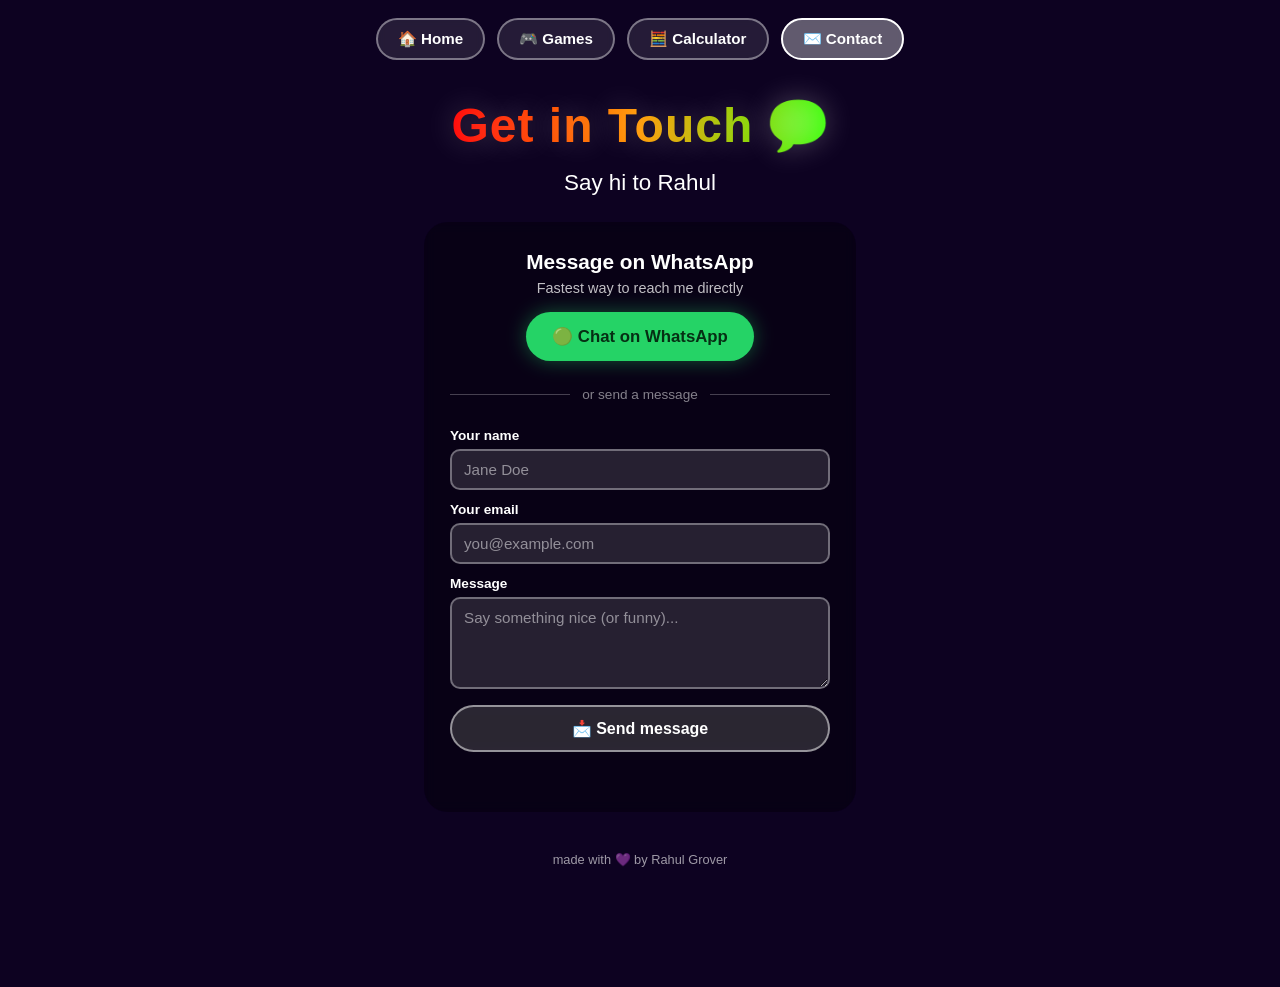
<file: contact.html>
<!DOCTYPE html>
<html lang="en">
<head>
<meta charset="UTF-8">
<title>Rahul Grover — Contact</title>
<link rel="stylesheet" href="style.css">
<style>
  .contact-card {
    background: rgba(0,0,0,0.35);
    border-radius: 24px;
    padding: 28px 26px;
    backdrop-filter: blur(6px);
    width: 380px;
    max-width: 90vw;
    text-align: center;
  }

  .contact-card h2 {
    color: #fff;
    font-size: 1.3rem;
    margin: 0 0 6px;
  }

  .contact-card p.small {
    color: rgba(255,255,255,0.75);
    font-size: 0.9rem;
    margin: 0 0 16px;
  }

  .whatsapp-btn {
    display: inline-flex;
    align-items: center;
    gap: 10px;
    background: #25D366;
    color: #062f14;
    font-weight: 800;
    font-size: 1.05rem;
    padding: 14px 26px;
    border-radius: 40px;
    text-decoration: none;
    transition: transform 0.15s ease, box-shadow 0.2s ease;
    box-shadow: 0 0 20px rgba(37,211,102,0.4);
  }

  .whatsapp-btn:hover {
    transform: translateY(-3px) scale(1.05);
    box-shadow: 0 0 30px rgba(37,211,102,0.7);
  }

  .divider {
    display: flex;
    align-items: center;
    gap: 12px;
    color: rgba(255,255,255,0.5);
    font-size: 0.85rem;
    margin: 26px 0;
  }

  .divider::before, .divider::after {
    content: '';
    flex: 1;
    height: 1px;
    background: rgba(255,255,255,0.25);
  }

  .contact-form {
    display: flex;
    flex-direction: column;
    gap: 12px;
    text-align: left;
  }

  .contact-form label {
    color: #fff;
    font-size: 0.85rem;
    font-weight: 600;
    margin-bottom: -6px;
  }

  .contact-form input,
  .contact-form textarea {
    background: rgba(255,255,255,0.12);
    border: 2px solid rgba(255,255,255,0.35);
    border-radius: 10px;
    color: #fff;
    padding: 10px 12px;
    font-size: 0.95rem;
    font-family: inherit;
    resize: vertical;
  }

  .contact-form input::placeholder,
  .contact-form textarea::placeholder {
    color: rgba(255,255,255,0.5);
  }

  .contact-form button {
    margin-top: 4px;
  }

  #form-msg {
    margin-top: 12px;
    font-size: 0.9rem;
    color: #fff;
    min-height: 20px;
  }
</style>
</head>
<body>

<div class="bg"></div>
<div class="stars" id="stars"></div>

<nav class="navbar">
  <a href="index.html">🏠 Home</a>
  <a href="games.html">🎮 Games</a>
  <a href="calculator.html">🧮 Calculator</a>
  <a href="contact.html" class="active">✉️ Contact</a>
</nav>

<div class="container">
  <h1 style="font-size: clamp(1.6rem, 5vw, 3rem);">Get in Touch 💬</h1>
  <div class="subtitle">Say hi to Rahul</div>

  <div class="contact-card" style="margin-top: 26px;">
    <h2>Message on WhatsApp</h2>
    <p class="small">Fastest way to reach me directly</p>
    <a class="whatsapp-btn" href="https://wa.me/919996510947?text=Hi%20Rahul%2C%20I%20found%20your%20website%20and%20wanted%20to%20say%20hi!" target="_blank" rel="noopener">
      🟢 Chat on WhatsApp
    </a>

    <div class="divider">or send a message</div>

    <form class="contact-form" id="contactForm" action="https://formspree.io/f/YOUR_FORM_ID" method="POST">
      <label for="name">Your name</label>
      <input type="text" id="name" name="name" placeholder="Jane Doe" required>

      <label for="email">Your email</label>
      <input type="email" id="email" name="email" placeholder="you@example.com" required>

      <label for="message">Message</label>
      <textarea id="message" name="message" rows="4" placeholder="Say something nice (or funny)..." required></textarea>

      <button type="submit" class="fun-btn">📩 Send message</button>
    </form>
    <div id="form-msg"></div>
  </div>

  <div class="footer-note">made with 💜 by Rahul Grover</div>
</div>

<script src="common.js"></script>
<script>
  document.getElementById('contactForm').addEventListener('submit', function(e) {
    const action = this.getAttribute('action');
    if (action.includes('YOUR_FORM_ID')) {
      e.preventDefault();
      document.getElementById('form-msg').textContent =
        "⚠️ Form isn't set up yet — replace YOUR_FORM_ID in contact.html with a real Formspree form ID.";
      return;
    }
    document.getElementById('form-msg').textContent = "Sending... 🚀";
  });
</script>

</body>
</html>
</file>
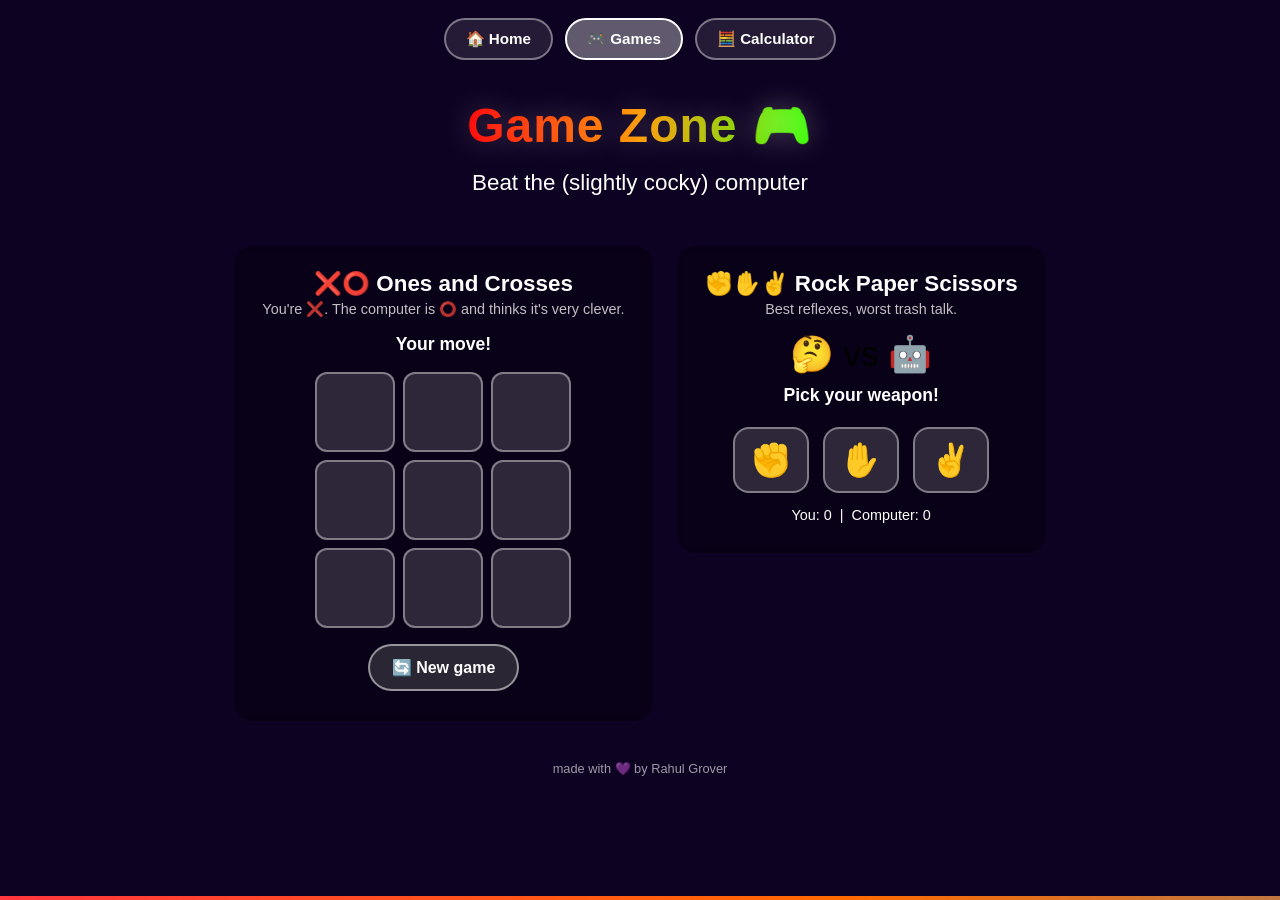
<file: games (1).html>
<!DOCTYPE html>
<html lang="en">
<head>
<meta charset="UTF-8">
<title>Rahul Grover — Games</title>
<link rel="stylesheet" href="style.css">
</head>
<body>

<div class="bg"></div>
<div class="stars" id="stars"></div>

<nav class="navbar">
  <a href="index.html">🏠 Home</a>
  <a href="games.html" class="active">🎮 Games</a>
  <a href="calculator.html">🧮 Calculator</a>
</nav>

<div class="container">
  <h1 style="font-size: clamp(1.6rem, 5vw, 3rem);">Game Zone 🎮</h1>
  <div class="subtitle">Beat the (slightly cocky) computer</div>

  <div class="games-grid" style="margin-top: 30px;">

    <div class="game-section">
      <p class="game-title">❌⭕ Ones and Crosses</p>
      <p class="game-sub">You're ❌. The computer is ⭕ and thinks it's very clever.</p>
      <div id="status">Your move!</div>
      <div id="board"></div>
      <button class="fun-btn" onclick="resetGame()">🔄 New game</button>
    </div>

    <div class="game-section">
      <p class="game-title">✊✋✌️ Rock Paper Scissors</p>
      <p class="game-sub">Best reflexes, worst trash talk.</p>
      <div class="rps-versus" id="rps-versus">🤔 vs 🤖</div>
      <div id="rps-status">Pick your weapon!</div>
      <div class="rps-row">
        <button class="rps-btn" onclick="playRPS('rock')">✊</button>
        <button class="rps-btn" onclick="playRPS('paper')">✋</button>
        <button class="rps-btn" onclick="playRPS('scissors')">✌️</button>
      </div>
      <div id="rps-score" style="color:#fff; font-size:0.9rem;">You: 0 &nbsp;|&nbsp; Computer: 0</div>
    </div>

  </div>

  <div class="footer-note">made with 💜 by Rahul Grover</div>
</div>

<script src="common.js"></script>
<script>
  // ---------- Tic Tac Toe ----------
  const boardEl = document.getElementById('board');
  const statusEl = document.getElementById('status');
  let board = Array(9).fill(null);
  let gameOver = false;

  const winLines = [
    [0,1,2],[3,4,5],[6,7,8],
    [0,3,6],[1,4,7],[2,5,8],
    [0,4,8],[2,4,6]
  ];

  const trashTalk = [
    "Ha! Beep boop, I win. 🤖",
    "Was that even a strategy? 😏",
    "Computers: 1, Humans: 0. As predicted.",
    "I calculated 8 million moves ahead. You clicked randomly."
  ];
  const loseTalk = [
    "Wait what. How did you do that. 😳",
    "Ok fine, you win this one, human.",
    "I demand a rematch! (please)",
    "Beginner's luck. Definitely."
  ];
  const drawTalk = [
    "A draw. Boring, but respectable.",
    "Nobody wins. We're basically friends now.",
    "Tie game! Let's go again."
  ];

  function renderBoard() {
    boardEl.innerHTML = '';
    board.forEach((val, i) => {
      const cell = document.createElement('div');
      cell.className = 'cell' + (val ? ' taken' : '');
      cell.textContent = val === 'X' ? '❌' : val === 'O' ? '⭕' : '';
      cell.addEventListener('click', () => handleMove(i));
      boardEl.appendChild(cell);
    });
  }

  function checkWinner(b) {
    for (const line of winLines) {
      const [a, c, d] = line;
      if (b[a] && b[a] === b[c] && b[a] === b[d]) {
        return { winner: b[a], line };
      }
    }
    if (b.every(v => v)) return { winner: 'draw' };
    return null;
  }

  function handleMove(i) {
    if (gameOver || board[i]) return;
    board[i] = 'X';
    renderBoard();
    const result = checkWinner(board);
    if (result) return endGame(result);

    statusEl.textContent = "Computer is thinking really hard...";
    setTimeout(() => {
      computerMove();
      const result2 = checkWinner(board);
      renderBoard();
      if (result2) return endGame(result2);
      statusEl.textContent = "Your move!";
    }, 500);
  }

  function computerMove() {
    const empty = board.map((v, i) => v === null ? i : null).filter(v => v !== null);
    for (const i of empty) {
      const copy = [...board]; copy[i] = 'O';
      if (checkWinner(copy)?.winner === 'O') { board[i] = 'O'; return; }
    }
    for (const i of empty) {
      const copy = [...board]; copy[i] = 'X';
      if (checkWinner(copy)?.winner === 'X') { board[i] = 'O'; return; }
    }
    if (board[4] === null) { board[4] = 'O'; return; }
    const corners = [0,2,6,8].filter(i => board[i] === null);
    if (corners.length) { board[corners[Math.floor(Math.random()*corners.length)]] = 'O'; return; }
    board[empty[Math.floor(Math.random() * empty.length)]] = 'O';
  }

  function endGame(result) {
    gameOver = true;
    if (result.winner === 'draw') {
      statusEl.textContent = drawTalk[Math.floor(Math.random() * drawTalk.length)];
      launchConfetti();
    } else {
      if (result.line) {
        result.line.forEach(i => boardEl.children[i].classList.add('win'));
      }
      if (result.winner === 'X') {
        statusEl.textContent = "You win! 🎉 " + loseTalk[Math.floor(Math.random() * loseTalk.length)];
        launchConfetti();
        launchBalloons();
      } else {
        statusEl.textContent = trashTalk[Math.floor(Math.random() * trashTalk.length)];
      }
    }
  }

  function resetGame() {
    board = Array(9).fill(null);
    gameOver = false;
    statusEl.textContent = "Your move!";
    renderBoard();
  }

  renderBoard();

  // ---------- Rock Paper Scissors ----------
  const rpsEmoji = { rock: '✊', paper: '✋', scissors: '✌️' };
  const rpsBeats = { rock: 'scissors', paper: 'rock', scissors: 'paper' };
  let userScore = 0, compScore = 0;

  const rpsWinLines = [
    "Nailed it. 💪",
    "Too easy for you, apparently.",
    "The computer is filing a complaint.",
  ];
  const rpsLoseLines = [
    "Ha! Outsmarted by a random number generator.",
    "The computer is doing a little dance right now.",
    "Statistically unlikely you'd lose that... but here we are.",
  ];
  const rpsTieLines = [
    "Great minds think alike, apparently.",
    "Jinx! You owe the computer a soda.",
  ];

  function playRPS(choice) {
    const options = ['rock', 'paper', 'scissors'];
    const compChoice = options[Math.floor(Math.random() * 3)];
    document.getElementById('rps-versus').textContent = rpsEmoji[choice] + ' vs ' + rpsEmoji[compChoice];

    let outcome;
    if (choice === compChoice) {
      outcome = rpsTieLines[Math.floor(Math.random() * rpsTieLines.length)];
    } else if (rpsBeats[choice] === compChoice) {
      outcome = rpsWinLines[Math.floor(Math.random() * rpsWinLines.length)];
      userScore++;
      launchConfetti();
    } else {
      outcome = rpsLoseLines[Math.floor(Math.random() * rpsLoseLines.length)];
      compScore++;
    }
    document.getElementById('rps-status').textContent = outcome;
    document.getElementById('rps-score').textContent = 'You: ' + userScore + ' | Computer: ' + compScore;
  }
</script>

</body>
</html>
</file>
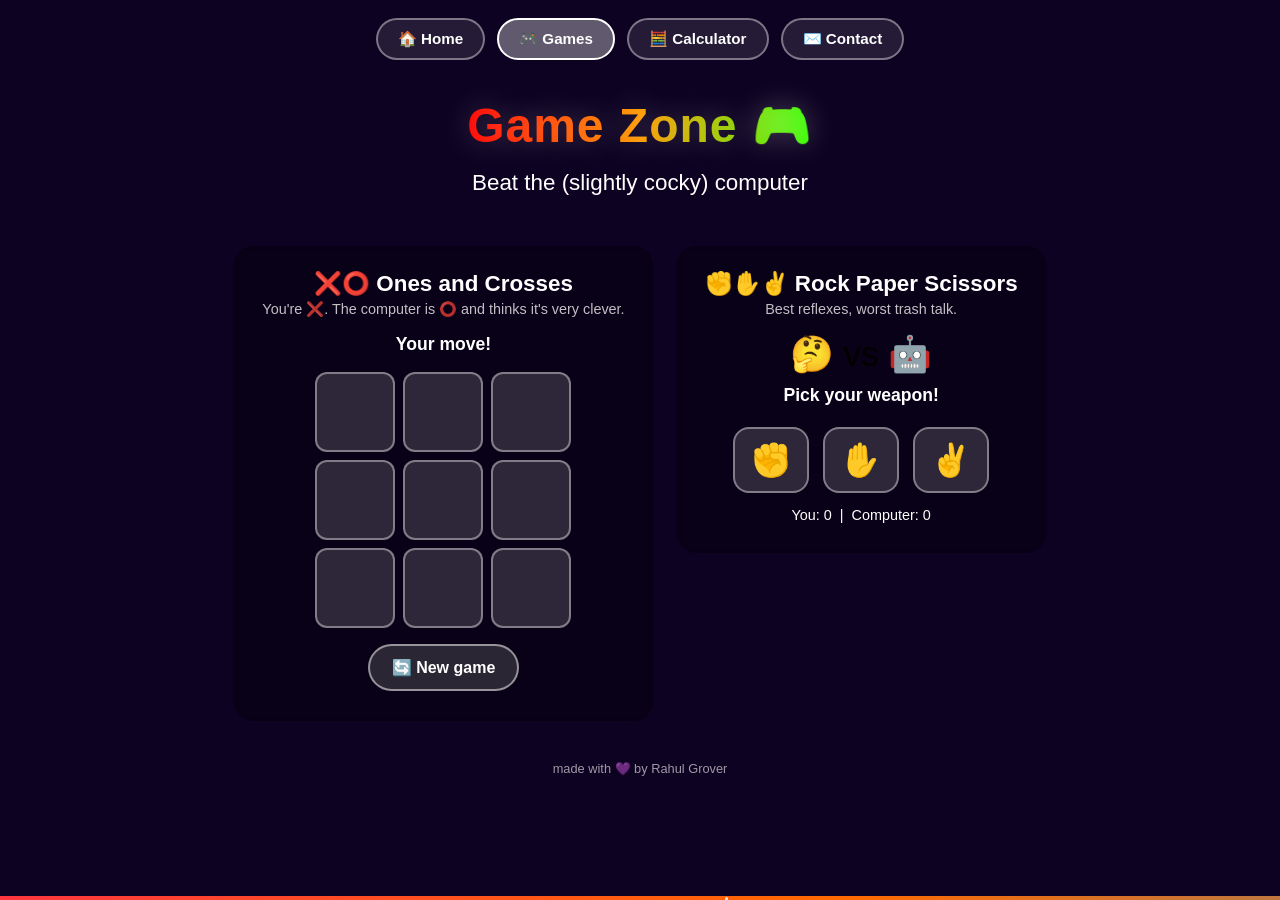
<file: games.html>
<!DOCTYPE html>
<html lang="en">
<head>
<meta charset="UTF-8">
<title>Rahul Grover — Games</title>
<link rel="stylesheet" href="style.css">
</head>
<body>

<div class="bg"></div>
<div class="stars" id="stars"></div>

<nav class="navbar">
  <a href="index.html">🏠 Home</a>
  <a href="games.html" class="active">🎮 Games</a>
  <a href="calculator.html">🧮 Calculator</a>
  <a href="contact.html">✉️ Contact</a>
</nav>

<div class="container">
  <h1 style="font-size: clamp(1.6rem, 5vw, 3rem);">Game Zone 🎮</h1>
  <div class="subtitle">Beat the (slightly cocky) computer</div>

  <div class="games-grid" style="margin-top: 30px;">

    <div class="game-section">
      <p class="game-title">❌⭕ Ones and Crosses</p>
      <p class="game-sub">You're ❌. The computer is ⭕ and thinks it's very clever.</p>
      <div id="status">Your move!</div>
      <div id="board"></div>
      <button class="fun-btn" onclick="resetGame()">🔄 New game</button>
    </div>

    <div class="game-section">
      <p class="game-title">✊✋✌️ Rock Paper Scissors</p>
      <p class="game-sub">Best reflexes, worst trash talk.</p>
      <div class="rps-versus" id="rps-versus">🤔 vs 🤖</div>
      <div id="rps-status">Pick your weapon!</div>
      <div class="rps-row">
        <button class="rps-btn" onclick="playRPS('rock')">✊</button>
        <button class="rps-btn" onclick="playRPS('paper')">✋</button>
        <button class="rps-btn" onclick="playRPS('scissors')">✌️</button>
      </div>
      <div id="rps-score" style="color:#fff; font-size:0.9rem;">You: 0 &nbsp;|&nbsp; Computer: 0</div>
    </div>

  </div>

  <div class="footer-note">made with 💜 by Rahul Grover</div>
</div>

<script src="common.js"></script>
<script>
  // ---------- Tic Tac Toe ----------
  const boardEl = document.getElementById('board');
  const statusEl = document.getElementById('status');
  let board = Array(9).fill(null);
  let gameOver = false;

  const winLines = [
    [0,1,2],[3,4,5],[6,7,8],
    [0,3,6],[1,4,7],[2,5,8],
    [0,4,8],[2,4,6]
  ];

  const trashTalk = [
    "Ha! Beep boop, I win. 🤖",
    "Was that even a strategy? 😏",
    "Computers: 1, Humans: 0. As predicted.",
    "I calculated 8 million moves ahead. You clicked randomly."
  ];
  const loseTalk = [
    "Wait what. How did you do that. 😳",
    "Ok fine, you win this one, human.",
    "I demand a rematch! (please)",
    "Beginner's luck. Definitely."
  ];
  const drawTalk = [
    "A draw. Boring, but respectable.",
    "Nobody wins. We're basically friends now.",
    "Tie game! Let's go again."
  ];

  function renderBoard() {
    boardEl.innerHTML = '';
    board.forEach((val, i) => {
      const cell = document.createElement('div');
      cell.className = 'cell' + (val ? ' taken' : '');
      cell.textContent = val === 'X' ? '❌' : val === 'O' ? '⭕' : '';
      cell.addEventListener('click', () => handleMove(i));
      boardEl.appendChild(cell);
    });
  }

  function checkWinner(b) {
    for (const line of winLines) {
      const [a, c, d] = line;
      if (b[a] && b[a] === b[c] && b[a] === b[d]) {
        return { winner: b[a], line };
      }
    }
    if (b.every(v => v)) return { winner: 'draw' };
    return null;
  }

  function handleMove(i) {
    if (gameOver || board[i]) return;
    board[i] = 'X';
    renderBoard();
    const result = checkWinner(board);
    if (result) return endGame(result);

    statusEl.textContent = "Computer is thinking really hard...";
    setTimeout(() => {
      computerMove();
      const result2 = checkWinner(board);
      renderBoard();
      if (result2) return endGame(result2);
      statusEl.textContent = "Your move!";
    }, 500);
  }

  function computerMove() {
    const empty = board.map((v, i) => v === null ? i : null).filter(v => v !== null);
    for (const i of empty) {
      const copy = [...board]; copy[i] = 'O';
      if (checkWinner(copy)?.winner === 'O') { board[i] = 'O'; return; }
    }
    for (const i of empty) {
      const copy = [...board]; copy[i] = 'X';
      if (checkWinner(copy)?.winner === 'X') { board[i] = 'O'; return; }
    }
    if (board[4] === null) { board[4] = 'O'; return; }
    const corners = [0,2,6,8].filter(i => board[i] === null);
    if (corners.length) { board[corners[Math.floor(Math.random()*corners.length)]] = 'O'; return; }
    board[empty[Math.floor(Math.random() * empty.length)]] = 'O';
  }

  function endGame(result) {
    gameOver = true;
    if (result.winner === 'draw') {
      statusEl.textContent = drawTalk[Math.floor(Math.random() * drawTalk.length)];
      launchConfetti();
    } else {
      if (result.line) {
        result.line.forEach(i => boardEl.children[i].classList.add('win'));
      }
      if (result.winner === 'X') {
        statusEl.textContent = "You win! 🎉 " + loseTalk[Math.floor(Math.random() * loseTalk.length)];
        launchConfetti();
        launchBalloons();
      } else {
        statusEl.textContent = trashTalk[Math.floor(Math.random() * trashTalk.length)];
      }
    }
  }

  function resetGame() {
    board = Array(9).fill(null);
    gameOver = false;
    statusEl.textContent = "Your move!";
    renderBoard();
  }

  renderBoard();

  // ---------- Rock Paper Scissors ----------
  const rpsEmoji = { rock: '✊', paper: '✋', scissors: '✌️' };
  const rpsBeats = { rock: 'scissors', paper: 'rock', scissors: 'paper' };
  let userScore = 0, compScore = 0;

  const rpsWinLines = [
    "Nailed it. 💪",
    "Too easy for you, apparently.",
    "The computer is filing a complaint.",
  ];
  const rpsLoseLines = [
    "Ha! Outsmarted by a random number generator.",
    "The computer is doing a little dance right now.",
    "Statistically unlikely you'd lose that... but here we are.",
  ];
  const rpsTieLines = [
    "Great minds think alike, apparently.",
    "Jinx! You owe the computer a soda.",
  ];

  function playRPS(choice) {
    const options = ['rock', 'paper', 'scissors'];
    const compChoice = options[Math.floor(Math.random() * 3)];
    document.getElementById('rps-versus').textContent = rpsEmoji[choice] + ' vs ' + rpsEmoji[compChoice];

    let outcome;
    if (choice === compChoice) {
      outcome = rpsTieLines[Math.floor(Math.random() * rpsTieLines.length)];
    } else if (rpsBeats[choice] === compChoice) {
      outcome = rpsWinLines[Math.floor(Math.random() * rpsWinLines.length)];
      userScore++;
      launchConfetti();
    } else {
      outcome = rpsLoseLines[Math.floor(Math.random() * rpsLoseLines.length)];
      compScore++;
    }
    document.getElementById('rps-status').textContent = outcome;
    document.getElementById('rps-score').textContent = 'You: ' + userScore + ' | Computer: ' + compScore;
  }
</script>

</body>
</html>
</file>
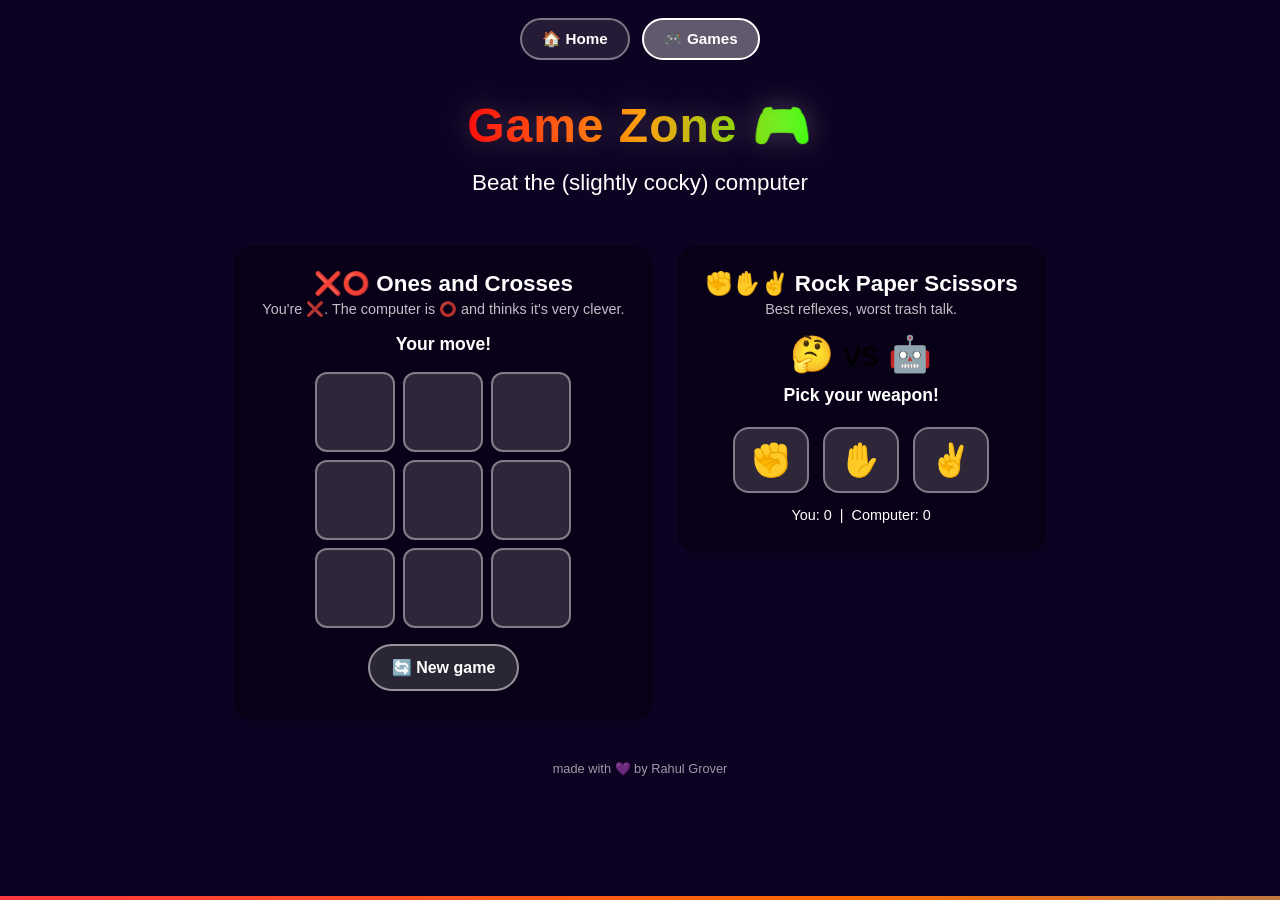
<file: games[1].html>
<!DOCTYPE html>
<html lang="en">
<head>
<meta charset="UTF-8">
<title>Rahul Grover — Games</title>
<link rel="stylesheet" href="style.css">
</head>
<body>

<div class="bg"></div>
<div class="stars" id="stars"></div>

<nav class="navbar">
  <a href="index.html">🏠 Home</a>
  <a href="games.html" class="active">🎮 Games</a>
</nav>

<div class="container">
  <h1 style="font-size: clamp(1.6rem, 5vw, 3rem);">Game Zone 🎮</h1>
  <div class="subtitle">Beat the (slightly cocky) computer</div>

  <div class="games-grid" style="margin-top: 30px;">

    <div class="game-section">
      <p class="game-title">❌⭕ Ones and Crosses</p>
      <p class="game-sub">You're ❌. The computer is ⭕ and thinks it's very clever.</p>
      <div id="status">Your move!</div>
      <div id="board"></div>
      <button class="fun-btn" onclick="resetGame()">🔄 New game</button>
    </div>

    <div class="game-section">
      <p class="game-title">✊✋✌️ Rock Paper Scissors</p>
      <p class="game-sub">Best reflexes, worst trash talk.</p>
      <div class="rps-versus" id="rps-versus">🤔 vs 🤖</div>
      <div id="rps-status">Pick your weapon!</div>
      <div class="rps-row">
        <button class="rps-btn" onclick="playRPS('rock')">✊</button>
        <button class="rps-btn" onclick="playRPS('paper')">✋</button>
        <button class="rps-btn" onclick="playRPS('scissors')">✌️</button>
      </div>
      <div id="rps-score" style="color:#fff; font-size:0.9rem;">You: 0 &nbsp;|&nbsp; Computer: 0</div>
    </div>

  </div>

  <div class="footer-note">made with 💜 by Rahul Grover</div>
</div>

<script src="common.js"></script>
<script>
  // ---------- Tic Tac Toe ----------
  const boardEl = document.getElementById('board');
  const statusEl = document.getElementById('status');
  let board = Array(9).fill(null);
  let gameOver = false;

  const winLines = [
    [0,1,2],[3,4,5],[6,7,8],
    [0,3,6],[1,4,7],[2,5,8],
    [0,4,8],[2,4,6]
  ];

  const trashTalk = [
    "Ha! Beep boop, I win. 🤖",
    "Was that even a strategy? 😏",
    "Computers: 1, Humans: 0. As predicted.",
    "I calculated 8 million moves ahead. You clicked randomly."
  ];
  const loseTalk = [
    "Wait what. How did you do that. 😳",
    "Ok fine, you win this one, human.",
    "I demand a rematch! (please)",
    "Beginner's luck. Definitely."
  ];
  const drawTalk = [
    "A draw. Boring, but respectable.",
    "Nobody wins. We're basically friends now.",
    "Tie game! Let's go again."
  ];

  function renderBoard() {
    boardEl.innerHTML = '';
    board.forEach((val, i) => {
      const cell = document.createElement('div');
      cell.className = 'cell' + (val ? ' taken' : '');
      cell.textContent = val === 'X' ? '❌' : val === 'O' ? '⭕' : '';
      cell.addEventListener('click', () => handleMove(i));
      boardEl.appendChild(cell);
    });
  }

  function checkWinner(b) {
    for (const line of winLines) {
      const [a, c, d] = line;
      if (b[a] && b[a] === b[c] && b[a] === b[d]) {
        return { winner: b[a], line };
      }
    }
    if (b.every(v => v)) return { winner: 'draw' };
    return null;
  }

  function handleMove(i) {
    if (gameOver || board[i]) return;
    board[i] = 'X';
    renderBoard();
    const result = checkWinner(board);
    if (result) return endGame(result);

    statusEl.textContent = "Computer is thinking really hard...";
    setTimeout(() => {
      computerMove();
      const result2 = checkWinner(board);
      renderBoard();
      if (result2) return endGame(result2);
      statusEl.textContent = "Your move!";
    }, 500);
  }

  function computerMove() {
    const empty = board.map((v, i) => v === null ? i : null).filter(v => v !== null);
    for (const i of empty) {
      const copy = [...board]; copy[i] = 'O';
      if (checkWinner(copy)?.winner === 'O') { board[i] = 'O'; return; }
    }
    for (const i of empty) {
      const copy = [...board]; copy[i] = 'X';
      if (checkWinner(copy)?.winner === 'X') { board[i] = 'O'; return; }
    }
    if (board[4] === null) { board[4] = 'O'; return; }
    const corners = [0,2,6,8].filter(i => board[i] === null);
    if (corners.length) { board[corners[Math.floor(Math.random()*corners.length)]] = 'O'; return; }
    board[empty[Math.floor(Math.random() * empty.length)]] = 'O';
  }

  function endGame(result) {
    gameOver = true;
    if (result.winner === 'draw') {
      statusEl.textContent = drawTalk[Math.floor(Math.random() * drawTalk.length)];
      launchConfetti();
    } else {
      if (result.line) {
        result.line.forEach(i => boardEl.children[i].classList.add('win'));
      }
      if (result.winner === 'X') {
        statusEl.textContent = "You win! 🎉 " + loseTalk[Math.floor(Math.random() * loseTalk.length)];
        launchConfetti();
        launchBalloons();
      } else {
        statusEl.textContent = trashTalk[Math.floor(Math.random() * trashTalk.length)];
      }
    }
  }

  function resetGame() {
    board = Array(9).fill(null);
    gameOver = false;
    statusEl.textContent = "Your move!";
    renderBoard();
  }

  renderBoard();

  // ---------- Rock Paper Scissors ----------
  const rpsEmoji = { rock: '✊', paper: '✋', scissors: '✌️' };
  const rpsBeats = { rock: 'scissors', paper: 'rock', scissors: 'paper' };
  let userScore = 0, compScore = 0;

  const rpsWinLines = [
    "Nailed it. 💪",
    "Too easy for you, apparently.",
    "The computer is filing a complaint.",
  ];
  const rpsLoseLines = [
    "Ha! Outsmarted by a random number generator.",
    "The computer is doing a little dance right now.",
    "Statistically unlikely you'd lose that... but here we are.",
  ];
  const rpsTieLines = [
    "Great minds think alike, apparently.",
    "Jinx! You owe the computer a soda.",
  ];

  function playRPS(choice) {
    const options = ['rock', 'paper', 'scissors'];
    const compChoice = options[Math.floor(Math.random() * 3)];
    document.getElementById('rps-versus').textContent = rpsEmoji[choice] + ' vs ' + rpsEmoji[compChoice];

    let outcome;
    if (choice === compChoice) {
      outcome = rpsTieLines[Math.floor(Math.random() * rpsTieLines.length)];
    } else if (rpsBeats[choice] === compChoice) {
      outcome = rpsWinLines[Math.floor(Math.random() * rpsWinLines.length)];
      userScore++;
      launchConfetti();
    } else {
      outcome = rpsLoseLines[Math.floor(Math.random() * rpsLoseLines.length)];
      compScore++;
    }
    document.getElementById('rps-status').textContent = outcome;
    document.getElementById('rps-score').textContent = 'You: ' + userScore + ' | Computer: ' + compScore;
  }
</script>

</body>
</html>
</file>
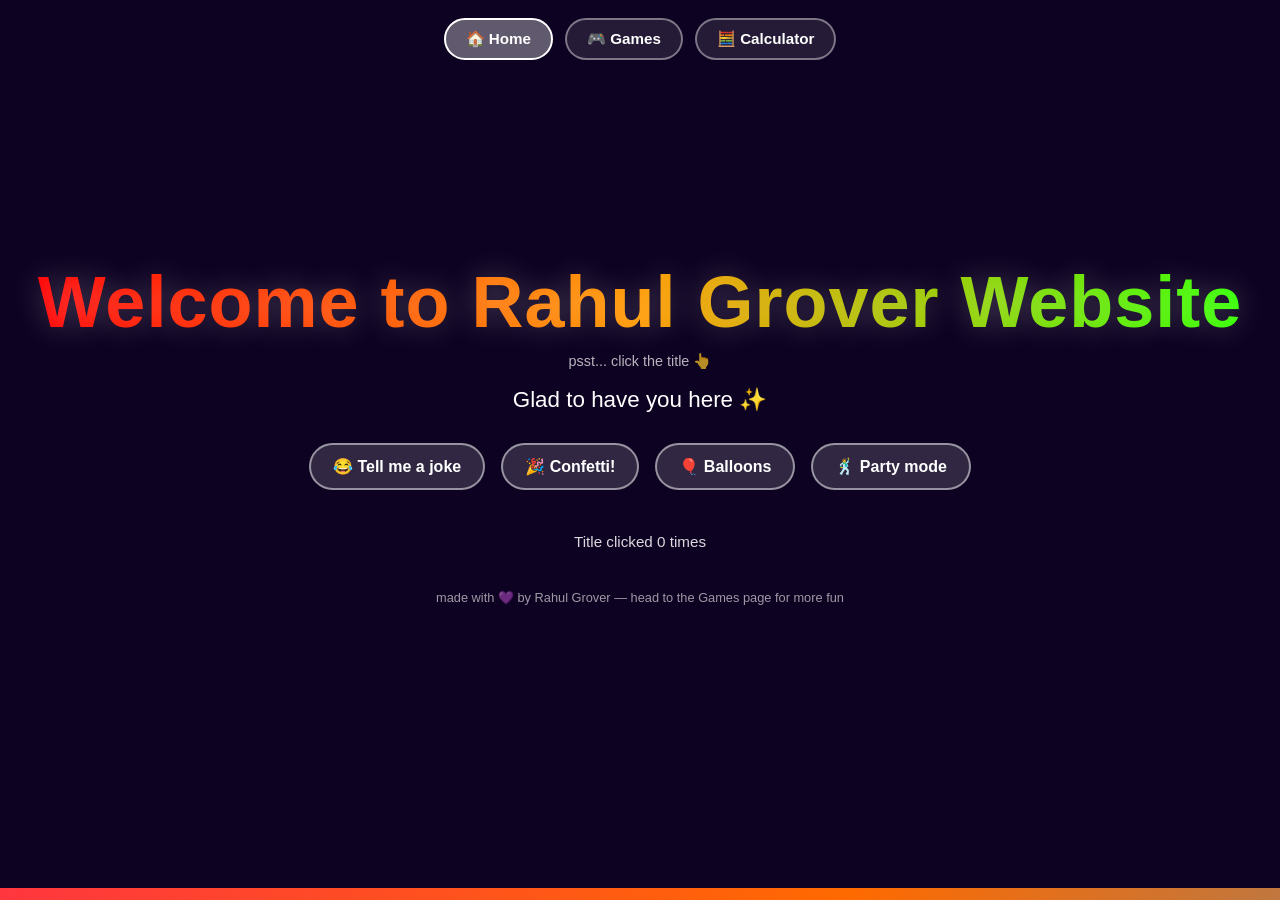
<file: index (1).html>
<!DOCTYPE html>
<html lang="en">
<head>
<meta charset="UTF-8">
<title>Rahul Grover</title>
<link rel="stylesheet" href="style.css">
</head>
<body>

<div class="bg"></div>
<div class="stars" id="stars"></div>

<nav class="navbar">
  <a href="index.html" class="active">🏠 Home</a>
  <a href="games.html">🎮 Games</a>
  <a href="calculator.html">🧮 Calculator</a>
</nav>

<div class="container">
  <h1 id="title">Welcome to Rahul Grover Website</h1>
  <div class="hint">psst... click the title 👆</div>
  <div class="subtitle">Glad to have you here ✨</div>

  <div class="btn-row">
    <button class="fun-btn" onclick="tellJoke()">😂 Tell me a joke</button>
    <button class="fun-btn" onclick="launchConfetti()">🎉 Confetti!</button>
    <button class="fun-btn" onclick="launchBalloons()">🎈 Balloons</button>
    <button class="fun-btn" onclick="partyMode()">🕺 Party mode</button>
  </div>

  <div id="joke-box"></div>
  <div id="counter">Title clicked <span id="clickCount">0</span> times</div>

  <div class="footer-note">made with 💜 by Rahul Grover — head to the Games page for more fun</div>
</div>

<script src="common.js"></script>
<script>
  const jokes = [
    "Why do programmers prefer dark mode? Because light attracts bugs.",
    "I told my computer I needed a break, and now it won't stop sending me KitKats.",
    "Why did Rahul's website cross the road? To get to the other tab.",
    "There are 10 kinds of people: those who understand binary and those who don't.",
    "I'm not lazy, I'm just on energy-saving mode.",
    "Why do Java developers wear glasses? Because they can't C#.",
    "My code doesn't work, I have no idea why. My code works, I have no idea why."
  ];

  function tellJoke() {
    const box = document.getElementById('joke-box');
    box.textContent = jokes[Math.floor(Math.random() * jokes.length)];
    box.classList.add('show');
  }

  let clicks = 0;
  const title = document.getElementById('title');
  const clickMessages = ["Nice click! 👍", "Again? Bold. 😄", "Ok you really like clicking 😂", "At this point we're friends 🤝", "Achievement unlocked: professional clicker 🏆"];

  title.addEventListener('click', () => {
    clicks++;
    document.getElementById('clickCount').textContent = clicks;
    launchConfetti();
    title.style.transform = 'scale(1.1) rotate(' + (Math.random() * 10 - 5) + 'deg)';
    setTimeout(() => title.style.transform = '', 200);
    if (clicks % 5 === 0) {
      const box = document.getElementById('joke-box');
      box.textContent = clickMessages[Math.min(Math.floor(clicks / 5) - 1, clickMessages.length - 1)];
      box.classList.add('show');
    }
  });
</script>

</body>
</html>
</file>
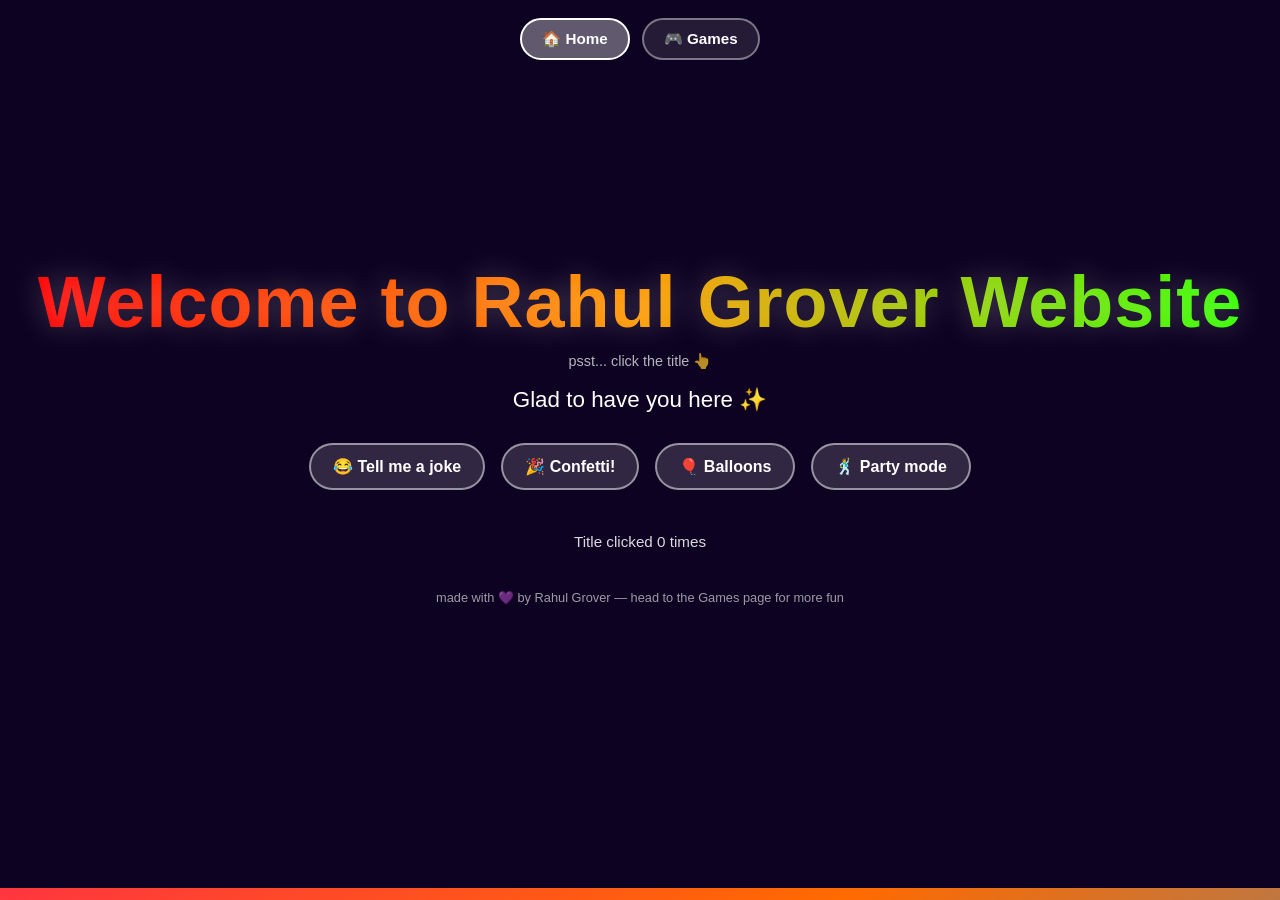
<file: index[1].html>
<!DOCTYPE html>
<html lang="en">
<head>
<meta charset="UTF-8">
<title>Rahul Grover</title>
<link rel="stylesheet" href="style.css">
</head>
<body>

<div class="bg"></div>
<div class="stars" id="stars"></div>

<nav class="navbar">
  <a href="index.html" class="active">🏠 Home</a>
  <a href="games.html">🎮 Games</a>
</nav>

<div class="container">
  <h1 id="title">Welcome to Rahul Grover Website</h1>
  <div class="hint">psst... click the title 👆</div>
  <div class="subtitle">Glad to have you here ✨</div>

  <div class="btn-row">
    <button class="fun-btn" onclick="tellJoke()">😂 Tell me a joke</button>
    <button class="fun-btn" onclick="launchConfetti()">🎉 Confetti!</button>
    <button class="fun-btn" onclick="launchBalloons()">🎈 Balloons</button>
    <button class="fun-btn" onclick="partyMode()">🕺 Party mode</button>
  </div>

  <div id="joke-box"></div>
  <div id="counter">Title clicked <span id="clickCount">0</span> times</div>

  <div class="footer-note">made with 💜 by Rahul Grover — head to the Games page for more fun</div>
</div>

<script src="common.js"></script>
<script>
  const jokes = [
    "Why do programmers prefer dark mode? Because light attracts bugs.",
    "I told my computer I needed a break, and now it won't stop sending me KitKats.",
    "Why did Rahul's website cross the road? To get to the other tab.",
    "There are 10 kinds of people: those who understand binary and those who don't.",
    "I'm not lazy, I'm just on energy-saving mode.",
    "Why do Java developers wear glasses? Because they can't C#.",
    "My code doesn't work, I have no idea why. My code works, I have no idea why."
  ];

  function tellJoke() {
    const box = document.getElementById('joke-box');
    box.textContent = jokes[Math.floor(Math.random() * jokes.length)];
    box.classList.add('show');
  }

  let clicks = 0;
  const title = document.getElementById('title');
  const clickMessages = ["Nice click! 👍", "Again? Bold. 😄", "Ok you really like clicking 😂", "At this point we're friends 🤝", "Achievement unlocked: professional clicker 🏆"];

  title.addEventListener('click', () => {
    clicks++;
    document.getElementById('clickCount').textContent = clicks;
    launchConfetti();
    title.style.transform = 'scale(1.1) rotate(' + (Math.random() * 10 - 5) + 'deg)';
    setTimeout(() => title.style.transform = '', 200);
    if (clicks % 5 === 0) {
      const box = document.getElementById('joke-box');
      box.textContent = clickMessages[Math.min(Math.floor(clicks / 5) - 1, clickMessages.length - 1)];
      box.classList.add('show');
    }
  });
</script>

</body>
</html>
</file>
<file: style.css>
html, body {
  margin: 0;
  padding: 0;
  min-height: 100%;
  background: #0d0221;
  font-family: 'Segoe UI', Arial, sans-serif;
  overflow-x: hidden;
}

.bg {
  position: fixed;
  inset: 0;
  z-index: -2;
  background: linear-gradient(-45deg, #ff0080, #7928ca, #2af598, #009efd, #ff6a00, #ff0080);
  background-size: 400% 400%;
  animation: gradientShift 12s ease infinite;
}

@keyframes gradientShift {
  0% { background-position: 0% 50%; }
  50% { background-position: 100% 50%; }
  100% { background-position: 0% 50%; }
}

.stars {
  position: fixed;
  inset: 0;
  z-index: -1;
  pointer-events: none;
}

.star {
  position: absolute;
  border-radius: 50%;
  background: white;
  opacity: 0.8;
  animation: twinkle 2.5s infinite ease-in-out, floaty 8s infinite ease-in-out;
}

@keyframes twinkle {
  0%, 100% { opacity: 0.2; }
  50% { opacity: 1; }
}
@keyframes floaty {
  0% { transform: translateY(0px); }
  50% { transform: translateY(-30px); }
  100% { transform: translateY(0px); }
}

/* nav bar */
.navbar {
  position: relative;
  z-index: 10;
  display: flex;
  justify-content: center;
  gap: 12px;
  padding: 18px 10px;
  flex-wrap: wrap;
}

.navbar a {
  color: #fff;
  text-decoration: none;
  font-weight: 700;
  font-size: 0.95rem;
  padding: 10px 20px;
  border-radius: 30px;
  border: 2px solid rgba(255,255,255,0.4);
  background: rgba(255,255,255,0.1);
  backdrop-filter: blur(4px);
  transition: transform 0.15s ease, background 0.2s ease;
}

.navbar a:hover {
  background: rgba(255,255,255,0.28);
  transform: translateY(-2px) scale(1.05);
}

.navbar a.active {
  background: rgba(255,255,255,0.35);
  border-color: #fff;
}

.container {
  position: relative;
  min-height: calc(100vh - 90px);
  display: flex;
  flex-direction: column;
  align-items: center;
  justify-content: center;
  text-align: center;
  padding: 20px 20px 100px;
  box-sizing: border-box;
}

h1 {
  font-size: clamp(1.8rem, 6.5vw, 4.5rem);
  margin: 0;
  font-weight: 900;
  letter-spacing: 1px;
  background: linear-gradient(90deg, #ff0000, #ff9900, #33ff00, #00fffb, #0066ff, #cc00ff, #ff0000);
  background-size: 300% auto;
  -webkit-background-clip: text;
  background-clip: text;
  color: transparent;
  animation: rainbowMove 4s linear infinite, popIn 1s ease-out;
  text-shadow: 0 0 30px rgba(255,255,255,0.25);
  cursor: pointer;
  user-select: none;
  transition: transform 0.15s ease;
}

h1:active { transform: scale(0.95); }

@keyframes rainbowMove {
  0% { background-position: 0% 50%; }
  100% { background-position: 300% 50%; }
}

@keyframes popIn {
  0% { transform: scale(0) rotate(-10deg); opacity: 0; }
  70% { transform: scale(1.1) rotate(2deg); opacity: 1; }
  100% { transform: scale(1) rotate(0deg); }
}

.hint {
  margin-top: 10px;
  font-size: 0.9rem;
  color: rgba(255,255,255,0.7);
  opacity: 0;
  animation: fadeUp 1s ease-out 0.8s forwards;
}

.subtitle {
  margin-top: 16px;
  font-size: clamp(1rem, 2.5vw, 1.4rem);
  color: #fff;
  opacity: 0;
  animation: fadeUp 1.5s ease-out 1s forwards;
}

@keyframes fadeUp {
  from { opacity: 0; transform: translateY(20px); }
  to { opacity: 1; transform: translateY(0); }
}

.btn-row {
  margin-top: 30px;
  display: flex;
  flex-wrap: wrap;
  gap: 16px;
  justify-content: center;
  opacity: 0;
  animation: fadeUp 1.5s ease-out 1.4s forwards;
}

.fun-btn {
  background: rgba(255,255,255,0.15);
  border: 2px solid rgba(255,255,255,0.5);
  color: white;
  padding: 12px 22px;
  border-radius: 40px;
  font-size: 1rem;
  font-weight: 600;
  cursor: pointer;
  backdrop-filter: blur(4px);
  transition: transform 0.15s ease, background 0.2s ease;
}

.fun-btn:hover {
  background: rgba(255,255,255,0.3);
  transform: translateY(-3px) scale(1.05);
}

.fun-btn:active {
  transform: scale(0.92);
}

#joke-box {
  margin-top: 25px;
  max-width: 500px;
  font-size: 1.1rem;
  color: #fff;
  background: rgba(0,0,0,0.35);
  border-radius: 16px;
  padding: 0;
  max-height: 0;
  overflow: hidden;
  transition: all 0.4s ease;
  opacity: 0;
}

#joke-box.show {
  padding: 18px 24px;
  max-height: 200px;
  opacity: 1;
}

#counter {
  margin-top: 18px;
  font-size: 0.95rem;
  color: rgba(255,255,255,0.85);
  opacity: 0;
  animation: fadeUp 1.5s ease-out 1.6s forwards;
}

.party-mode .bg {
  animation-duration: 0.6s !important;
}

.balloon {
  position: fixed;
  bottom: -80px;
  font-size: 2.5rem;
  pointer-events: none;
  animation: riseUp 3.5s ease-in forwards;
  z-index: 5;
}

@keyframes riseUp {
  0% { transform: translateY(0) rotate(0deg); opacity: 1; }
  100% { transform: translateY(-110vh) rotate(20deg); opacity: 0; }
}

.confetti {
  position: fixed;
  top: -10px;
  width: 10px;
  height: 10px;
  opacity: 0.9;
  z-index: 5;
  animation: fall linear forwards;
  pointer-events: none;
}

@keyframes fall {
  0% { transform: translateY(0) rotate(0deg); }
  100% { transform: translateY(110vh) rotate(720deg); }
}

.footer-note {
  position: relative;
  margin-top: 40px;
  text-align: center;
  font-size: 0.8rem;
  color: rgba(255,255,255,0.6);
  padding-bottom: 20px;
}

/* Games */
.game-section {
  margin-top: 20px;
  opacity: 0;
  animation: fadeUp 1.2s ease-out 0.4s forwards;
  background: rgba(0,0,0,0.3);
  border-radius: 20px;
  padding: 24px 28px 30px;
  backdrop-filter: blur(4px);
  max-width: 420px;
}

.game-title {
  color: #fff;
  font-size: 1.4rem;
  font-weight: 700;
  margin: 0 0 4px;
}

.game-sub {
  color: rgba(255,255,255,0.75);
  font-size: 0.9rem;
  margin: 0 0 16px;
}

#board {
  display: grid;
  grid-template-columns: repeat(3, 80px);
  grid-template-rows: repeat(3, 80px);
  gap: 8px;
  justify-content: center;
  margin: 0 auto 16px;
}

.cell {
  background: rgba(255,255,255,0.15);
  border: 2px solid rgba(255,255,255,0.4);
  border-radius: 12px;
  font-size: 2.4rem;
  font-weight: 900;
  color: #fff;
  display: flex;
  align-items: center;
  justify-content: center;
  cursor: pointer;
  transition: transform 0.15s ease, background 0.2s ease;
  user-select: none;
}

.cell:hover {
  background: rgba(255,255,255,0.28);
  transform: scale(1.05);
}

.cell.taken { cursor: default; }
.cell.taken:hover { transform: none; }

.cell.win {
  animation: winPulse 0.6s ease-in-out infinite alternate;
}

@keyframes winPulse {
  from { background: rgba(255,255,255,0.2); }
  to { background: rgba(255,255,255,0.5); }
}

#status, #rps-status {
  color: #fff;
  font-size: 1.1rem;
  font-weight: 600;
  min-height: 28px;
  margin-bottom: 10px;
}

.rps-row {
  display: flex;
  gap: 14px;
  justify-content: center;
  margin: 14px 0;
}

.rps-btn {
  font-size: 2rem;
  background: rgba(255,255,255,0.15);
  border: 2px solid rgba(255,255,255,0.4);
  border-radius: 16px;
  padding: 12px 16px;
  cursor: pointer;
  transition: transform 0.15s ease, background 0.2s ease;
}

.rps-btn:hover {
  background: rgba(255,255,255,0.3);
  transform: scale(1.1);
}

.rps-versus {
  font-size: 2.2rem;
  margin: 10px 0;
}

.games-grid {
  display: flex;
  flex-wrap: wrap;
  gap: 24px;
  justify-content: center;
  align-items: flex-start;
}
</file>
